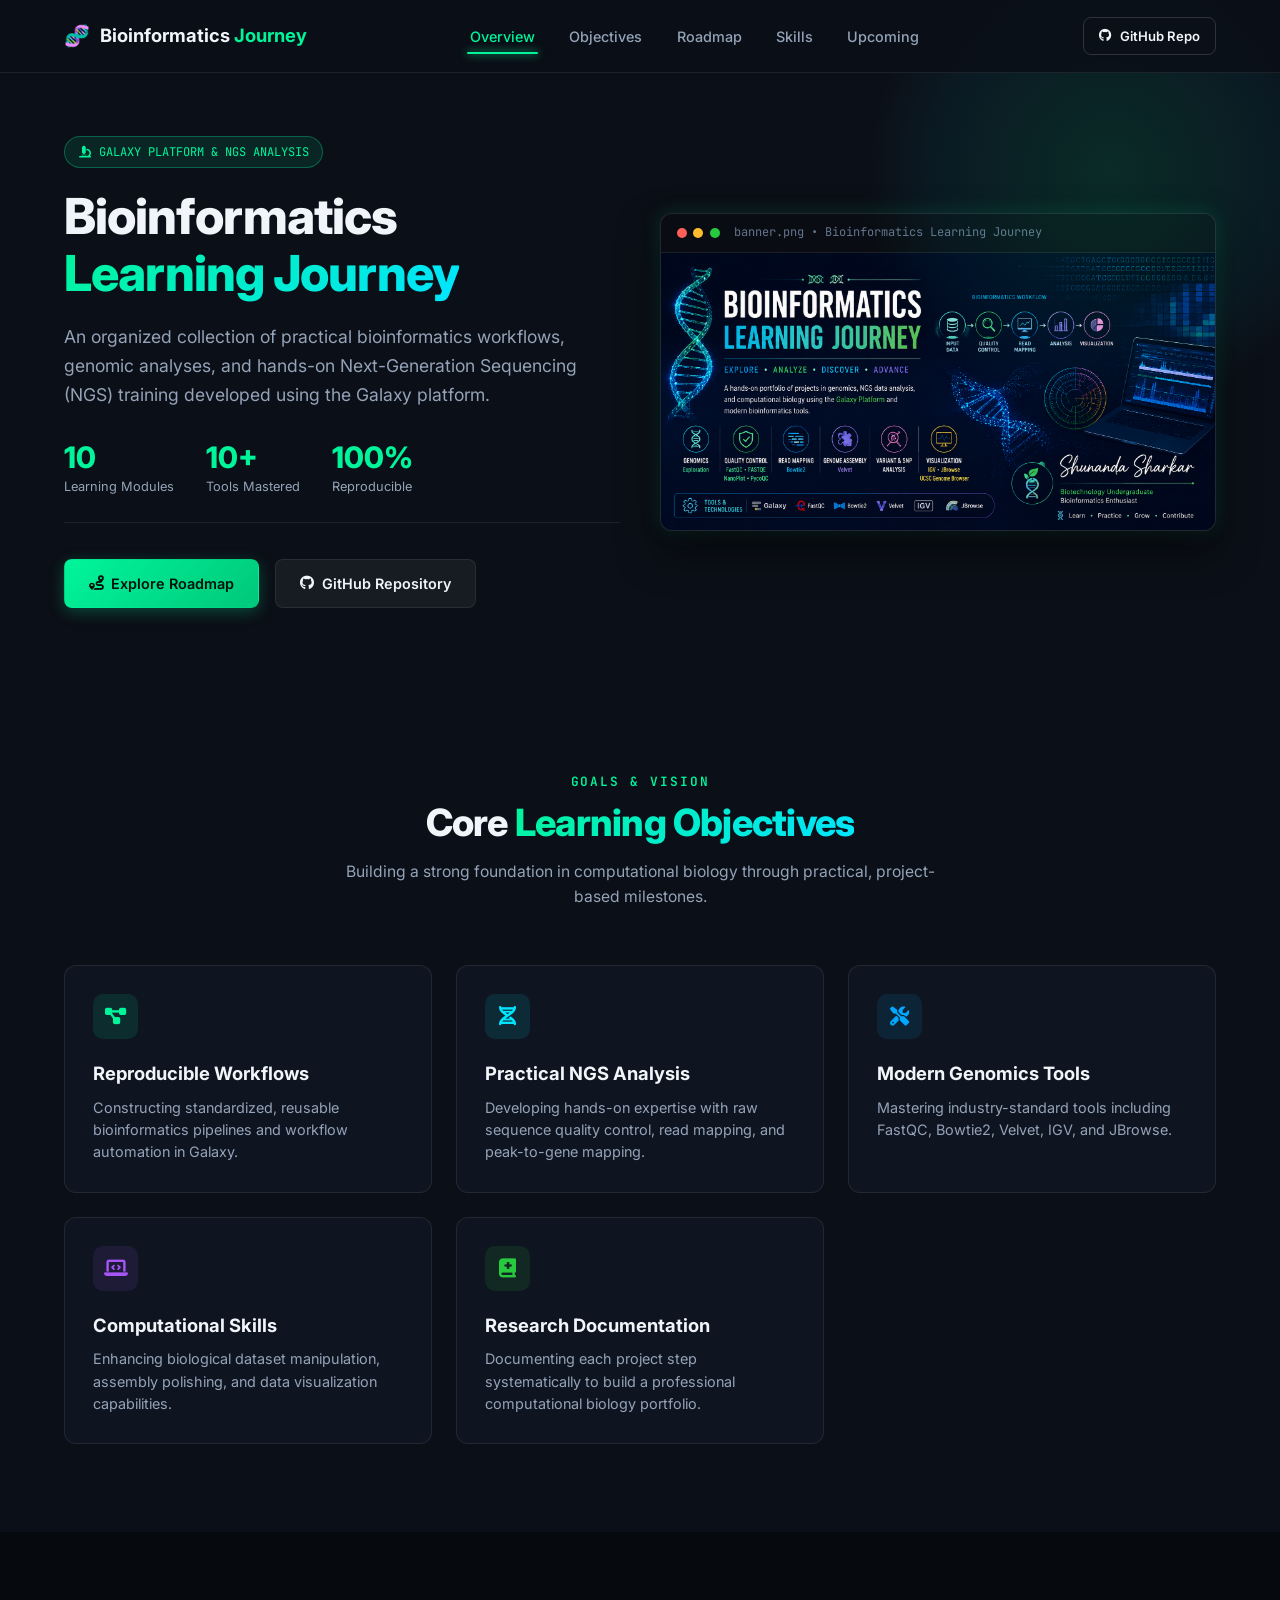
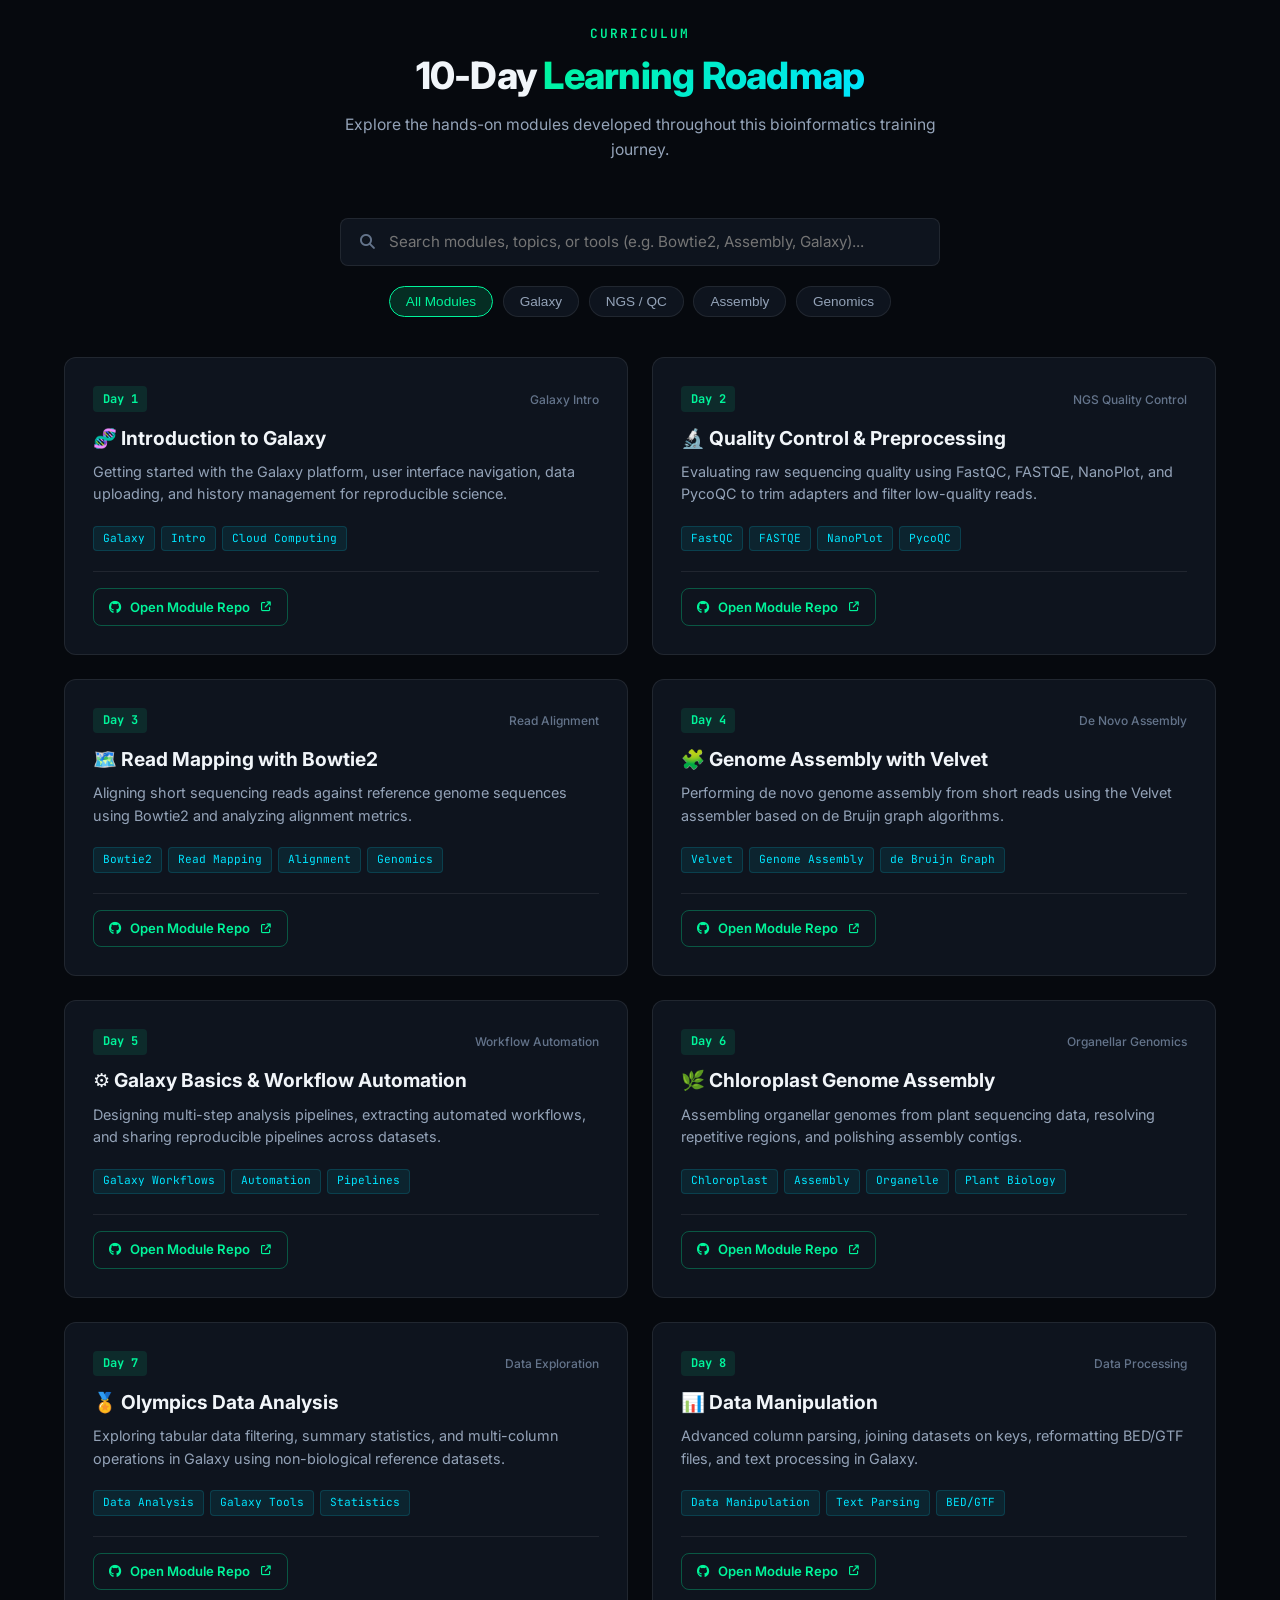
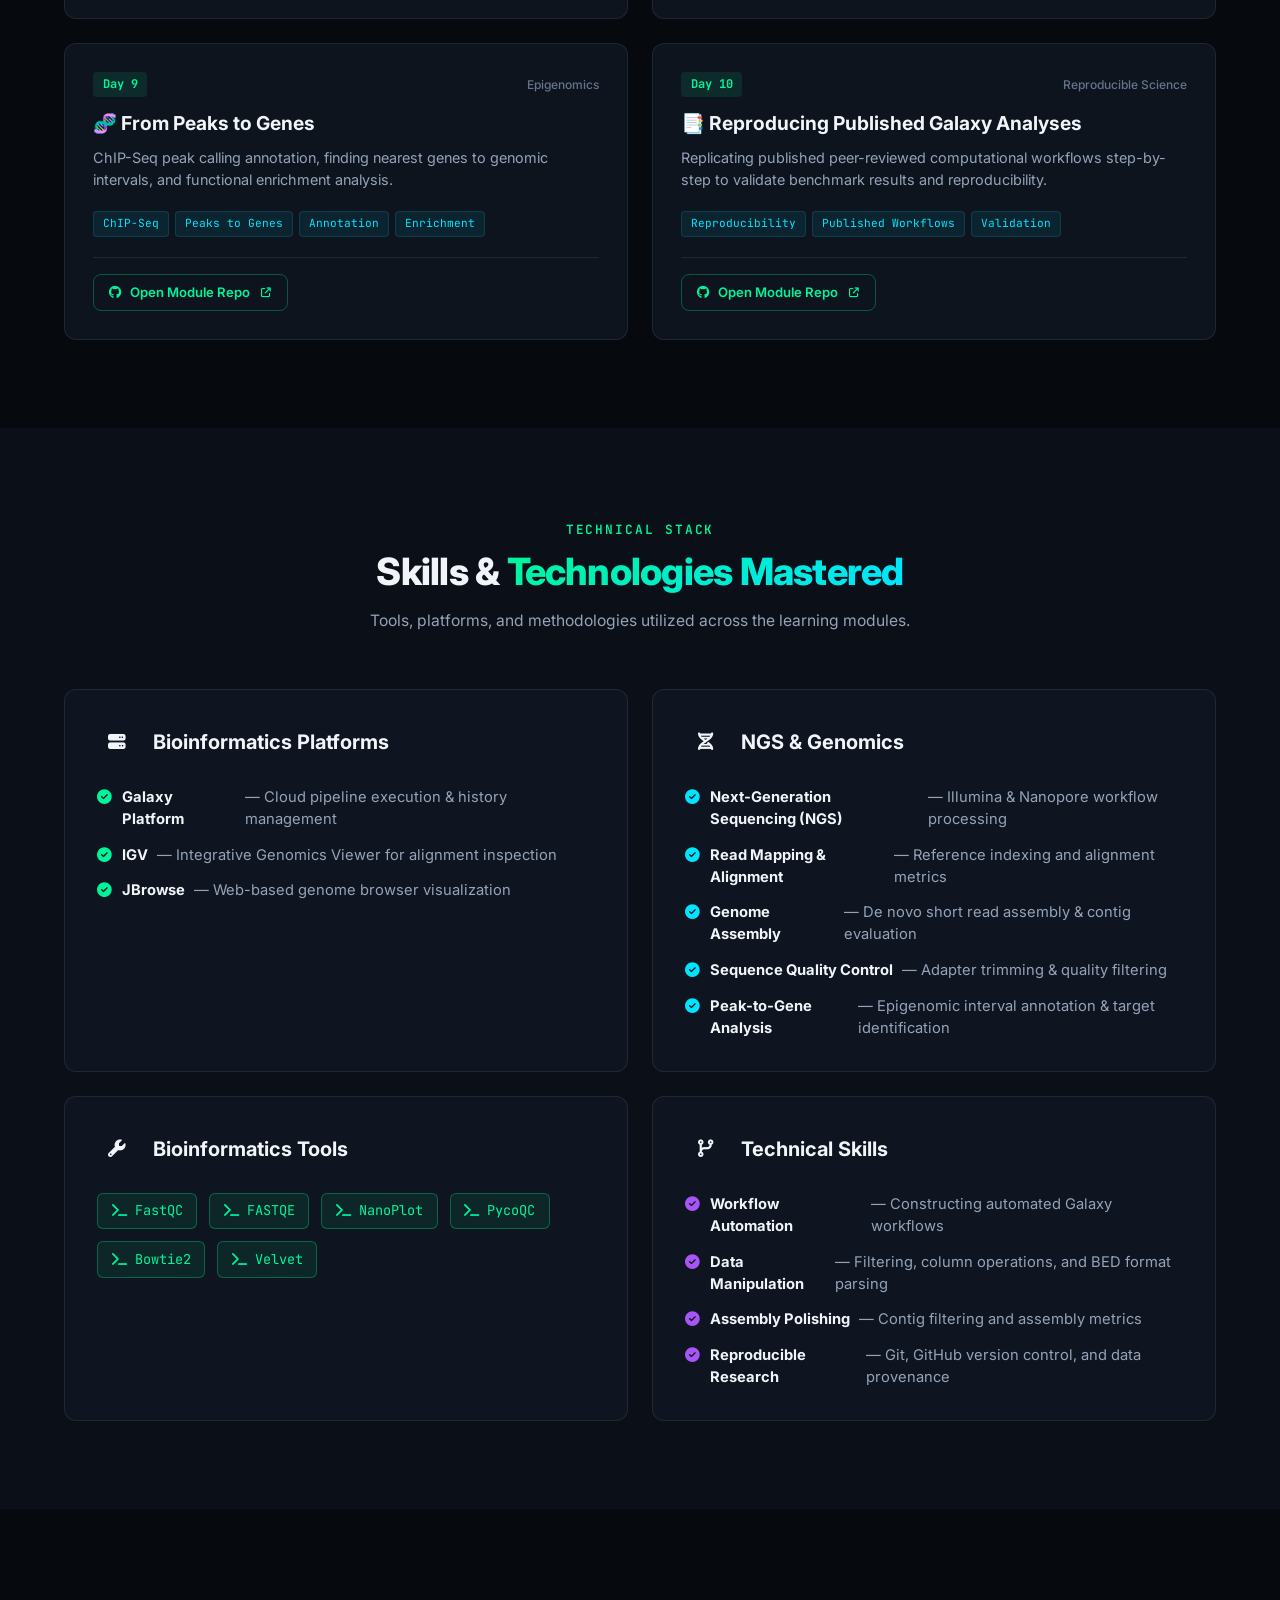
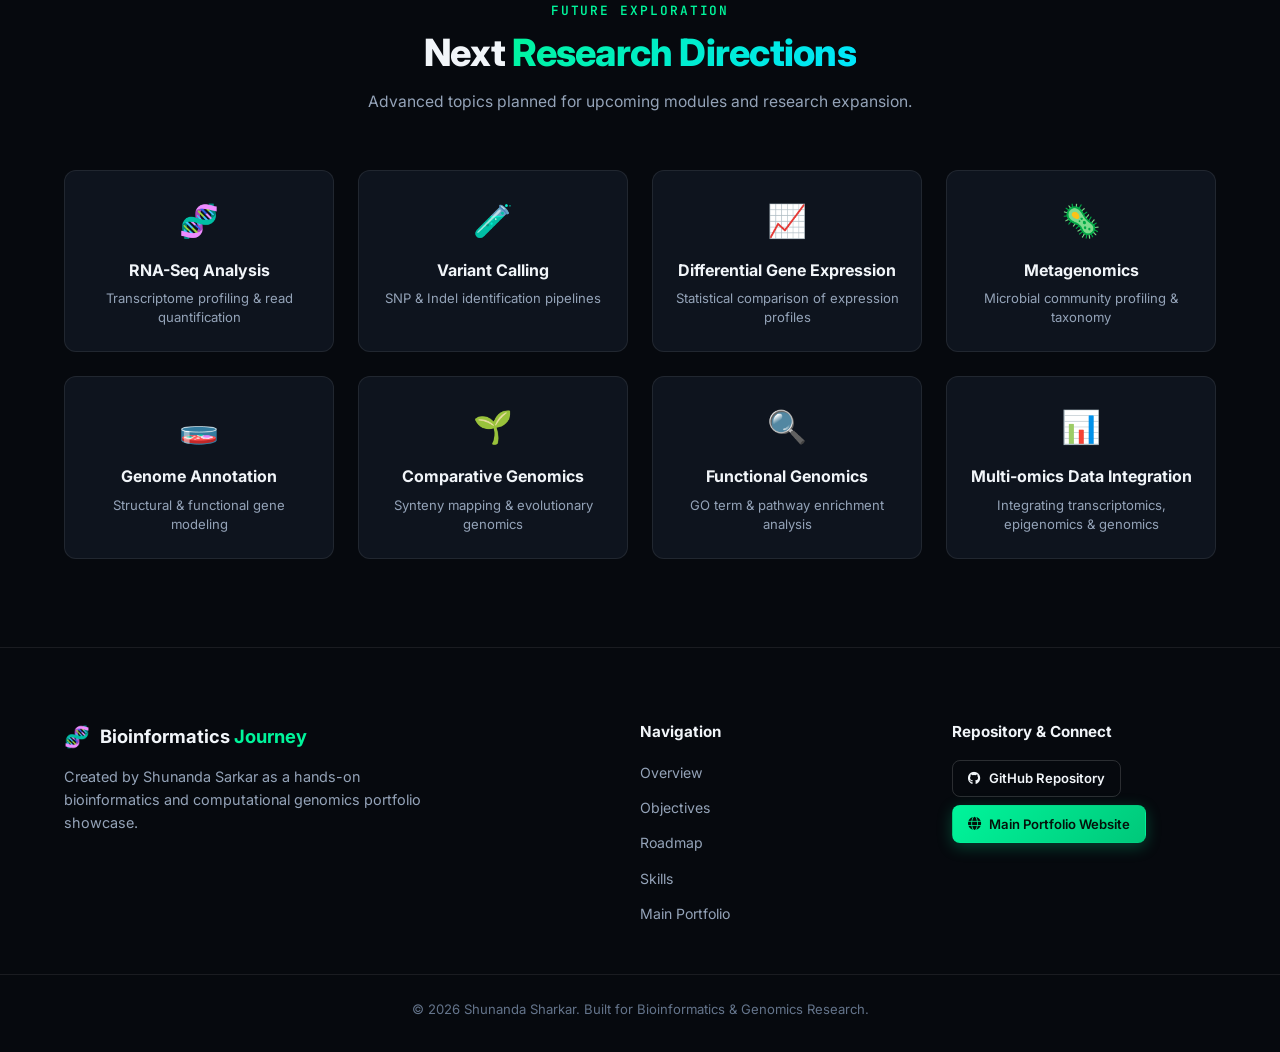
<file: Bioinformatics-Learning-Journey/index.html>
<!DOCTYPE html>
<html lang="en">
<head>
  <meta charset="UTF-8">
  <meta name="viewport" content="width=device-width, initial-scale=1.0">
  <title>Bioinformatics Learning Journey | Interactive Showcase</title>
  <meta name="description" content="An interactive showcase of practical bioinformatics workflows, NGS analysis, and genomics training with the Galaxy platform by Shunanda Sarkar.">
  
  <!-- Google Fonts -->
  <link rel="preconnect" href="https://fonts.googleapis.com">
  <link rel="preconnect" href="https://fonts.gstatic.com" crossorigin>
  <link href="https://fonts.googleapis.com/css2?family=Inter:wght@300;400;500;600;700;800&family=JetBrains+Mono:wght@400;500;600&display=swap" rel="stylesheet">
  
  <!-- FontAwesome Icons -->
  <link rel="stylesheet" href="https://cdnjs.cloudflare.com/ajax/libs/font-awesome/6.7.2/css/all.min.css">
  
  <!-- Custom CSS -->
  <link rel="stylesheet" href="style.css">
</head>
<body>

  <!-- Navigation Bar -->
  <nav class="navbar" id="navbar">
    <div class="nav-container">
      <a href="#" class="nav-logo">
        <span class="logo-icon">🧬</span>
        <span class="logo-text">Bioinformatics <span class="accent-cyan">Journey</span></span>
      </a>
      <ul class="nav-links" id="nav-links">
        <li><a href="#overview" class="nav-link active">Overview</a></li>
        <li><a href="#objectives" class="nav-link">Objectives</a></li>
        <li><a href="#roadmap" class="nav-link">Roadmap</a></li>
        <li><a href="#skills" class="nav-link">Skills</a></li>
        <li><a href="#upcoming" class="nav-link">Upcoming</a></li>
        <li class="mobile-nav-item">
          <a href="https://github.com/shunandasharkarbio-boop/Bioinformatics-Learning-Journey" target="_blank" rel="noopener noreferrer" class="btn btn-outline-primary btn-sm" style="margin-top: 0.5rem; justify-content: center; width: 100%;">
            <i class="fab fa-github"></i> GitHub Repo
          </a>
        </li>
      </ul>
      <div class="nav-actions">
        <a href="https://github.com/shunandasharkarbio-boop/Bioinformatics-Learning-Journey" target="_blank" rel="noopener noreferrer" class="btn btn-outline btn-sm">
          <i class="fab fa-github"></i> GitHub Repo
        </a>
      </div>
      <button class="mobile-toggle" id="mobile-toggle" aria-label="Toggle Navigation">
        <i class="fas fa-bars"></i>
      </button>
    </div>
  </nav>

  <!-- Hero Section -->
  <section class="hero-section" id="overview">
    <div class="hero-bg-glow"></div>
    <div class="container grid grid-2 hero-grid">
      <div class="hero-content">
        <div class="hero-badge">
          <i class="fas fa-microscope"></i> GALAXY PLATFORM & NGS ANALYSIS
        </div>
        <h1 class="hero-title">
          Bioinformatics <br>
          <span class="text-gradient">Learning Journey</span>
        </h1>
        <p class="hero-description">
          An organized collection of practical bioinformatics workflows, genomic analyses, and hands-on Next-Generation Sequencing (NGS) training developed using the Galaxy platform.
        </p>

        <!-- Stats Grid -->
        <div class="hero-stats">
          <div class="stat-item">
            <span class="stat-number">10</span>
            <span class="stat-label">Learning Modules</span>
          </div>
          <div class="stat-item">
            <span class="stat-number">10+</span>
            <span class="stat-label">Tools Mastered</span>
          </div>
          <div class="stat-item">
            <span class="stat-number">100%</span>
            <span class="stat-label">Reproducible</span>
          </div>
        </div>

        <div class="hero-cta">
          <a href="#roadmap" class="btn btn-primary">
            <i class="fas fa-route"></i> Explore Roadmap
          </a>
          <a href="https://github.com/shunandasharkarbio-boop/Bioinformatics-Learning-Journey" target="_blank" rel="noopener noreferrer" class="btn btn-secondary">
            <i class="fab fa-github"></i> GitHub Repository
          </a>
        </div>
      </div>

      <!-- Hero Banner Frame -->
      <div class="hero-visual">
        <div class="banner-frame">
          <div class="banner-header">
            <span class="dot red"></span>
            <span class="dot yellow"></span>
            <span class="dot green"></span>
            <span class="banner-title">banner.png &bull; Bioinformatics Learning Journey</span>
          </div>
          <div class="banner-body">
            <img src="banner.png" alt="Bioinformatics Learning Journey Banner" class="banner-img">
          </div>
        </div>
      </div>
    </div>
  </section>

  <!-- Learning Objectives -->
  <section class="section" id="objectives">
    <div class="container">
      <div class="section-header">
        <span class="section-subtitle">GOALS & VISION</span>
        <h2 class="section-title">Core <span class="text-gradient">Learning Objectives</span></h2>
        <p class="section-desc">Building a strong foundation in computational biology through practical, project-based milestones.</p>
      </div>

      <div class="grid grid-3 objectives-grid">
        <div class="card objective-card">
          <div class="card-icon cyan"><i class="fas fa-project-diagram"></i></div>
          <h3>Reproducible Workflows</h3>
          <p>Constructing standardized, reusable bioinformatics pipelines and workflow automation in Galaxy.</p>
        </div>

        <div class="card objective-card">
          <div class="card-icon blue"><i class="fas fa-dna"></i></div>
          <h3>Practical NGS Analysis</h3>
          <p>Developing hands-on expertise with raw sequence quality control, read mapping, and peak-to-gene mapping.</p>
        </div>

        <div class="card objective-card">
          <div class="card-icon teal"><i class="fas fa-tools"></i></div>
          <h3>Modern Genomics Tools</h3>
          <p>Mastering industry-standard tools including FastQC, Bowtie2, Velvet, IGV, and JBrowse.</p>
        </div>

        <div class="card objective-card">
          <div class="card-icon purple"><i class="fas fa-laptop-code"></i></div>
          <h3>Computational Skills</h3>
          <p>Enhancing biological dataset manipulation, assembly polishing, and data visualization capabilities.</p>
        </div>

        <div class="card objective-card">
          <div class="card-icon green"><i class="fas fa-book-medical"></i></div>
          <h3>Research Documentation</h3>
          <p>Documenting each project step systematically to build a professional computational biology portfolio.</p>
        </div>
      </div>
    </div>
  </section>

  <!-- Interactive 10-Day Learning Roadmap -->
  <section class="section bg-darker" id="roadmap">
    <div class="container">
      <div class="section-header">
        <span class="section-subtitle">CURRICULUM</span>
        <h2 class="section-title">10-Day <span class="text-gradient">Learning Roadmap</span></h2>
        <p class="section-desc">Explore the hands-on modules developed throughout this bioinformatics training journey.</p>
      </div>

      <!-- Filter Controls -->
      <div class="filter-wrapper">
        <div class="search-box">
          <i class="fas fa-search search-icon"></i>
          <input type="text" id="module-search" placeholder="Search modules, topics, or tools (e.g. Bowtie2, Assembly, Galaxy)...">
        </div>
        <div class="filter-buttons">
          <button class="filter-btn active" data-filter="all">All Modules</button>
          <button class="filter-btn" data-filter="galaxy">Galaxy</button>
          <button class="filter-btn" data-filter="ngs">NGS / QC</button>
          <button class="filter-btn" data-filter="assembly">Assembly</button>
          <button class="filter-btn" data-filter="genomics">Genomics</button>
        </div>
      </div>

      <!-- Roadmap Grid -->
      <div class="grid grid-2 roadmap-grid" id="roadmap-grid">
        
        <!-- Day 1 -->
        <div class="card module-card" data-category="galaxy">
          <div class="module-header">
            <span class="day-badge">Day 1</span>
            <span class="category-tag">Galaxy Intro</span>
          </div>
          <h3 class="module-title">🧬 Introduction to Galaxy</h3>
          <p class="module-desc">Getting started with the Galaxy platform, user interface navigation, data uploading, and history management for reproducible science.</p>
          <div class="module-tags">
            <span>Galaxy</span>
            <span>Intro</span>
            <span>Cloud Computing</span>
          </div>
          <div class="module-footer">
            <a href="https://github.com/shunandasharkarbio-boop/Module-1-Introduction-to-Galaxy" target="_blank" rel="noopener noreferrer" class="btn btn-outline-primary btn-sm">
              <i class="fab fa-github"></i> Open Module Repo <i class="fas fa-arrow-up-right-from-square icon-right"></i>
            </a>
          </div>
        </div>

        <!-- Day 2 -->
        <div class="card module-card" data-category="ngs">
          <div class="module-header">
            <span class="day-badge">Day 2</span>
            <span class="category-tag">NGS Quality Control</span>
          </div>
          <h3 class="module-title">🔬 Quality Control & Preprocessing</h3>
          <p class="module-desc">Evaluating raw sequencing quality using FastQC, FASTQE, NanoPlot, and PycoQC to trim adapters and filter low-quality reads.</p>
          <div class="module-tags">
            <span>FastQC</span>
            <span>FASTQE</span>
            <span>NanoPlot</span>
            <span>PycoQC</span>
          </div>
          <div class="module-footer">
            <a href="https://github.com/shunandasharkarbio-boop/Quality-Control-" target="_blank" rel="noopener noreferrer" class="btn btn-outline-primary btn-sm">
              <i class="fab fa-github"></i> Open Module Repo <i class="fas fa-arrow-up-right-from-square icon-right"></i>
            </a>
          </div>
        </div>

        <!-- Day 3 -->
        <div class="card module-card" data-category="genomics">
          <div class="module-header">
            <span class="day-badge">Day 3</span>
            <span class="category-tag">Read Alignment</span>
          </div>
          <h3 class="module-title">🗺️ Read Mapping with Bowtie2</h3>
          <p class="module-desc">Aligning short sequencing reads against reference genome sequences using Bowtie2 and analyzing alignment metrics.</p>
          <div class="module-tags">
            <span>Bowtie2</span>
            <span>Read Mapping</span>
            <span>Alignment</span>
            <span>Genomics</span>
          </div>
          <div class="module-footer">
            <a href="https://github.com/shunandasharkarbio-boop/Mapping" target="_blank" rel="noopener noreferrer" class="btn btn-outline-primary btn-sm">
              <i class="fab fa-github"></i> Open Module Repo <i class="fas fa-arrow-up-right-from-square icon-right"></i>
            </a>
          </div>
        </div>

        <!-- Day 4 -->
        <div class="card module-card" data-category="assembly">
          <div class="module-header">
            <span class="day-badge">Day 4</span>
            <span class="category-tag">De Novo Assembly</span>
          </div>
          <h3 class="module-title">🧩 Genome Assembly with Velvet</h3>
          <p class="module-desc">Performing de novo genome assembly from short reads using the Velvet assembler based on de Bruijn graph algorithms.</p>
          <div class="module-tags">
            <span>Velvet</span>
            <span>Genome Assembly</span>
            <span>de Bruijn Graph</span>
          </div>
          <div class="module-footer">
            <a href="https://github.com/shunandasharkarbio-boop/Genome-assembly-with-Velvet" target="_blank" rel="noopener noreferrer" class="btn btn-outline-primary btn-sm">
              <i class="fab fa-github"></i> Open Module Repo <i class="fas fa-arrow-up-right-from-square icon-right"></i>
            </a>
          </div>
        </div>

        <!-- Day 5 -->
        <div class="card module-card" data-category="galaxy">
          <div class="module-header">
            <span class="day-badge">Day 5</span>
            <span class="category-tag">Workflow Automation</span>
          </div>
          <h3 class="module-title">⚙️ Galaxy Basics & Workflow Automation</h3>
          <p class="module-desc">Designing multi-step analysis pipelines, extracting automated workflows, and sharing reproducible pipelines across datasets.</p>
          <div class="module-tags">
            <span>Galaxy Workflows</span>
            <span>Automation</span>
            <span>Pipelines</span>
          </div>
          <div class="module-footer">
            <a href="https://github.com/shunandasharkarbio-boop/Galaxy-basic" target="_blank" rel="noopener noreferrer" class="btn btn-outline-primary btn-sm">
              <i class="fab fa-github"></i> Open Module Repo <i class="fas fa-arrow-up-right-from-square icon-right"></i>
            </a>
          </div>
        </div>

        <!-- Day 6 -->
        <div class="card module-card" data-category="assembly">
          <div class="module-header">
            <span class="day-badge">Day 6</span>
            <span class="category-tag">Organellar Genomics</span>
          </div>
          <h3 class="module-title">🌿 Chloroplast Genome Assembly</h3>
          <p class="module-desc">Assembling organellar genomes from plant sequencing data, resolving repetitive regions, and polishing assembly contigs.</p>
          <div class="module-tags">
            <span>Chloroplast</span>
            <span>Assembly</span>
            <span>Organelle</span>
            <span>Plant Biology</span>
          </div>
          <div class="module-footer">
            <a href="https://github.com/shunandasharkarbio-boop/Chloroplast-genome-assembly" target="_blank" rel="noopener noreferrer" class="btn btn-outline-primary btn-sm">
              <i class="fab fa-github"></i> Open Module Repo <i class="fas fa-arrow-up-right-from-square icon-right"></i>
            </a>
          </div>
        </div>

        <!-- Day 7 -->
        <div class="card module-card" data-category="galaxy">
          <div class="module-header">
            <span class="day-badge">Day 7</span>
            <span class="category-tag">Data Exploration</span>
          </div>
          <h3 class="module-title">🏅 Olympics Data Analysis</h3>
          <p class="module-desc">Exploring tabular data filtering, summary statistics, and multi-column operations in Galaxy using non-biological reference datasets.</p>
          <div class="module-tags">
            <span>Data Analysis</span>
            <span>Galaxy Tools</span>
            <span>Statistics</span>
          </div>
          <div class="module-footer">
            <a href="https://github.com/shunandasharkarbio-boop/Olympics-Data-Analysis" target="_blank" rel="noopener noreferrer" class="btn btn-outline-primary btn-sm">
              <i class="fab fa-github"></i> Open Module Repo <i class="fas fa-arrow-up-right-from-square icon-right"></i>
            </a>
          </div>
        </div>

        <!-- Day 8 -->
        <div class="card module-card" data-category="galaxy">
          <div class="module-header">
            <span class="day-badge">Day 8</span>
            <span class="category-tag">Data Processing</span>
          </div>
          <h3 class="module-title">📊 Data Manipulation</h3>
          <p class="module-desc">Advanced column parsing, joining datasets on keys, reformatting BED/GTF files, and text processing in Galaxy.</p>
          <div class="module-tags">
            <span>Data Manipulation</span>
            <span>Text Parsing</span>
            <span>BED/GTF</span>
          </div>
          <div class="module-footer">
            <a href="https://github.com/shunandasharkarbio-boop/Olympics-Data-Analysis" target="_blank" rel="noopener noreferrer" class="btn btn-outline-primary btn-sm">
              <i class="fab fa-github"></i> Open Module Repo <i class="fas fa-arrow-up-right-from-square icon-right"></i>
            </a>
          </div>
        </div>

        <!-- Day 9 -->
        <div class="card module-card" data-category="genomics">
          <div class="module-header">
            <span class="day-badge">Day 9</span>
            <span class="category-tag">Epigenomics</span>
          </div>
          <h3 class="module-title">🧬 From Peaks to Genes</h3>
          <p class="module-desc">ChIP-Seq peak calling annotation, finding nearest genes to genomic intervals, and functional enrichment analysis.</p>
          <div class="module-tags">
            <span>ChIP-Seq</span>
            <span>Peaks to Genes</span>
            <span>Annotation</span>
            <span>Enrichment</span>
          </div>
          <div class="module-footer">
            <a href="https://github.com/shunandasharkarbio-boop/From-peaks-to-genes" target="_blank" rel="noopener noreferrer" class="btn btn-outline-primary btn-sm">
              <i class="fab fa-github"></i> Open Module Repo <i class="fas fa-arrow-up-right-from-square icon-right"></i>
            </a>
          </div>
        </div>

        <!-- Day 10 -->
        <div class="card module-card" data-category="galaxy">
          <div class="module-header">
            <span class="day-badge">Day 10</span>
            <span class="category-tag">Reproducible Science</span>
          </div>
          <h3 class="module-title">📑 Reproducing Published Galaxy Analyses</h3>
          <p class="module-desc">Replicating published peer-reviewed computational workflows step-by-step to validate benchmark results and reproducibility.</p>
          <div class="module-tags">
            <span>Reproducibility</span>
            <span>Published Workflows</span>
            <span>Validation</span>
          </div>
          <div class="module-footer">
            <a href="https://github.com/shunandasharkarbio-boop/Reproduce-published-Galaxy-analyses" target="_blank" rel="noopener noreferrer" class="btn btn-outline-primary btn-sm">
              <i class="fab fa-github"></i> Open Module Repo <i class="fas fa-arrow-up-right-from-square icon-right"></i>
            </a>
          </div>
        </div>

      </div>
    </div>
  </section>

  <!-- Skills & Technologies -->
  <section class="section" id="skills">
    <div class="container">
      <div class="section-header">
        <span class="section-subtitle">TECHNICAL STACK</span>
        <h2 class="section-title">Skills & <span class="text-gradient">Technologies Mastered</span></h2>
        <p class="section-desc">Tools, platforms, and methodologies utilized across the learning modules.</p>
      </div>

      <div class="grid grid-2 skills-grid">

        <!-- Category 1 -->
        <div class="card skill-category-card">
          <div class="skill-cat-header">
            <div class="skill-cat-icon cyan"><i class="fas fa-server"></i></div>
            <h3>Bioinformatics Platforms</h3>
          </div>
          <ul class="skill-list">
            <li><i class="fas fa-check-circle accent-cyan"></i> <strong>Galaxy Platform</strong> — Cloud pipeline execution & history management</li>
            <li><i class="fas fa-check-circle accent-cyan"></i> <strong>IGV</strong> — Integrative Genomics Viewer for alignment inspection</li>
            <li><i class="fas fa-check-circle accent-cyan"></i> <strong>JBrowse</strong> — Web-based genome browser visualization</li>
          </ul>
        </div>

        <!-- Category 2 -->
        <div class="card skill-category-card">
          <div class="skill-cat-header">
            <div class="skill-cat-icon blue"><i class="fas fa-dna"></i></div>
            <h3>NGS & Genomics</h3>
          </div>
          <ul class="skill-list">
            <li><i class="fas fa-check-circle accent-blue"></i> <strong>Next-Generation Sequencing (NGS)</strong> — Illumina & Nanopore workflow processing</li>
            <li><i class="fas fa-check-circle accent-blue"></i> <strong>Read Mapping & Alignment</strong> — Reference indexing and alignment metrics</li>
            <li><i class="fas fa-check-circle accent-blue"></i> <strong>Genome Assembly</strong> — De novo short read assembly & contig evaluation</li>
            <li><i class="fas fa-check-circle accent-blue"></i> <strong>Sequence Quality Control</strong> — Adapter trimming & quality filtering</li>
            <li><i class="fas fa-check-circle accent-blue"></i> <strong>Peak-to-Gene Analysis</strong> — Epigenomic interval annotation & target identification</li>
          </ul>
        </div>

        <!-- Category 3 -->
        <div class="card skill-category-card">
          <div class="skill-cat-header">
            <div class="skill-cat-icon teal"><i class="fas fa-wrench"></i></div>
            <h3>Bioinformatics Tools</h3>
          </div>
          <div class="tool-pills">
            <span class="tool-pill"><i class="fas fa-terminal"></i> FastQC</span>
            <span class="tool-pill"><i class="fas fa-terminal"></i> FASTQE</span>
            <span class="tool-pill"><i class="fas fa-terminal"></i> NanoPlot</span>
            <span class="tool-pill"><i class="fas fa-terminal"></i> PycoQC</span>
            <span class="tool-pill"><i class="fas fa-terminal"></i> Bowtie2</span>
            <span class="tool-pill"><i class="fas fa-terminal"></i> Velvet</span>
          </div>
        </div>

        <!-- Category 4 -->
        <div class="card skill-category-card">
          <div class="skill-cat-header">
            <div class="skill-cat-icon purple"><i class="fas fa-code-branch"></i></div>
            <h3>Technical Skills</h3>
          </div>
          <ul class="skill-list">
            <li><i class="fas fa-check-circle accent-purple"></i> <strong>Workflow Automation</strong> — Constructing automated Galaxy workflows</li>
            <li><i class="fas fa-check-circle accent-purple"></i> <strong>Data Manipulation</strong> — Filtering, column operations, and BED format parsing</li>
            <li><i class="fas fa-check-circle accent-purple"></i> <strong>Assembly Polishing</strong> — Contig filtering and assembly metrics</li>
            <li><i class="fas fa-check-circle accent-purple"></i> <strong>Reproducible Research</strong> — Git, GitHub version control, and data provenance</li>
          </ul>
        </div>

      </div>
    </div>
  </section>

  <!-- Upcoming Topics -->
  <section class="section bg-darker" id="upcoming">
    <div class="container">
      <div class="section-header">
        <span class="section-subtitle">FUTURE EXPLORATION</span>
        <h2 class="section-title">Next <span class="text-gradient">Research Directions</span></h2>
        <p class="section-desc">Advanced topics planned for upcoming modules and research expansion.</p>
      </div>

      <div class="grid grid-4 upcoming-grid">
        <div class="card upcoming-card">
          <div class="upcoming-icon">🧬</div>
          <h4>RNA-Seq Analysis</h4>
          <p>Transcriptome profiling & read quantification</p>
        </div>
        <div class="card upcoming-card">
          <div class="upcoming-icon">🧪</div>
          <h4>Variant Calling</h4>
          <p>SNP & Indel identification pipelines</p>
        </div>
        <div class="card upcoming-card">
          <div class="upcoming-icon">📈</div>
          <h4>Differential Gene Expression</h4>
          <p>Statistical comparison of expression profiles</p>
        </div>
        <div class="card upcoming-card">
          <div class="upcoming-icon">🦠</div>
          <h4>Metagenomics</h4>
          <p>Microbial community profiling & taxonomy</p>
        </div>
        <div class="card upcoming-card">
          <div class="upcoming-icon">🧫</div>
          <h4>Genome Annotation</h4>
          <p>Structural & functional gene modeling</p>
        </div>
        <div class="card upcoming-card">
          <div class="upcoming-icon">🌱</div>
          <h4>Comparative Genomics</h4>
          <p>Synteny mapping & evolutionary genomics</p>
        </div>
        <div class="card upcoming-card">
          <div class="upcoming-icon">🔍</div>
          <h4>Functional Genomics</h4>
          <p>GO term & pathway enrichment analysis</p>
        </div>
        <div class="card upcoming-card">
          <div class="upcoming-icon">📊</div>
          <h4>Multi-omics Data Integration</h4>
          <p>Integrating transcriptomics, epigenomics & genomics</p>
        </div>
      </div>
    </div>
  </section>

  <!-- Footer -->
  <footer class="footer">
    <div class="container footer-content">
      <div class="footer-brand">
        <a href="#" class="nav-logo">
          <span class="logo-icon">🧬</span>
          <span class="logo-text">Bioinformatics <span class="accent-cyan">Journey</span></span>
        </a>
        <p class="footer-desc">
          Created by Shunanda Sarkar as a hands-on bioinformatics and computational genomics portfolio showcase.
        </p>
      </div>
      <div class="footer-links">
        <h4>Navigation</h4>
        <ul>
          <li><a href="#overview">Overview</a></li>
          <li><a href="#objectives">Objectives</a></li>
          <li><a href="#roadmap">Roadmap</a></li>
          <li><a href="#skills">Skills</a></li>
          <li><a href="https://shunandasharkarbio-boop.github.io/portfolio/" target="_blank">Main Portfolio</a></li>
        </ul>
      </div>
      <div class="footer-social">
        <h4>Repository & Connect</h4>
        <a href="https://github.com/shunandasharkarbio-boop/Bioinformatics-Learning-Journey" target="_blank" rel="noopener noreferrer" class="btn btn-outline btn-sm">
          <i class="fab fa-github"></i> GitHub Repository
        </a>
        <a href="https://shunandasharkarbio-boop.github.io/portfolio/" target="_blank" class="btn btn-primary btn-sm" style="margin-top: 0.5rem;">
          <i class="fas fa-globe"></i> Main Portfolio Website
        </a>
      </div>
    </div>
    <div class="footer-bottom">
      <p>&copy; 2026 Shunanda Sharkar. Built for Bioinformatics & Genomics Research.</p>
    </div>
  </footer>

  <!-- Custom JavaScript -->
  <script src="script.js"></script>
</body>
</html>
</file>
<file: Bioinformatics-Learning-Journey/style.css>
/* ==========================================================================
   Bioinformatics Learning Journey - Premium Dark Theme System
   Fully Mobile Responsive & Touch Optimized
   ========================================================================== */

:root {
  --bg-dark: #0B0F17;
  --bg-darker: #06090E;
  --bg-card: rgba(18, 24, 36, 0.75);
  --bg-card-hover: rgba(24, 32, 48, 0.95);
  
  --color-primary: #00f59b;
  --color-secondary: #00e5ff;
  --color-blue: #00a8ff;
  --color-purple: #a855f7;
  
  --text-main: #f1f5f9;
  --text-muted: #94a3b8;
  --text-dim: #64748b;
  
  --border-card: rgba(255, 255, 255, 0.08);
  --border-cyan: rgba(0, 245, 155, 0.3);
  --glow-cyan: 0 0 20px rgba(0, 245, 155, 0.15);
  --glow-blue: 0 0 20px rgba(0, 229, 255, 0.15);
  
  --font-sans: 'Inter', system-ui, -apple-system, sans-serif;
  --font-mono: 'JetBrains Mono', monospace;
  
  --transition: all 0.3s cubic-bezier(0.16, 1, 0.3, 1);
  --nav-height: 4.5rem;
}

/* Reset & Base */
*,
*::before,
*::after {
  margin: 0;
  padding: 0;
  box-sizing: border-box;
}

html {
  scroll-behavior: smooth;
  scroll-padding-top: var(--nav-height);
  -webkit-text-size-adjust: 100%;
}

body {
  font-family: var(--font-sans);
  background-color: var(--bg-dark);
  color: var(--text-main);
  line-height: 1.6;
  overflow-x: hidden;
  width: 100%;
  position: relative;
  -webkit-font-smoothing: antialiased;
}

/* Layout Utilities */
.container {
  width: 100%;
  max-width: 1200px;
  margin: 0 auto;
  padding: 0 1.5rem;
}

.section {
  padding: 5.5rem 0;
  position: relative;
}

.bg-darker {
  background-color: var(--bg-darker);
}

.grid {
  display: grid;
  gap: 1.5rem;
  width: 100%;
}

.grid-2 { grid-template-columns: repeat(2, 1fr); }
.grid-3 { grid-template-columns: repeat(3, 1fr); }
.grid-4 { grid-template-columns: repeat(4, 1fr); }

/* Typography & Gradients */
.text-gradient {
  background: linear-gradient(135deg, var(--color-primary), var(--color-secondary));
  -webkit-background-clip: text;
  -webkit-text-fill-color: transparent;
}

.accent-cyan { color: var(--color-primary); }
.accent-blue { color: var(--color-secondary); }
.accent-purple { color: var(--color-purple); }

.section-header {
  text-align: center;
  margin-bottom: 3.5rem;
}

.section-subtitle {
  font-family: var(--font-mono);
  font-size: 0.8rem;
  font-weight: 600;
  letter-spacing: 0.15em;
  color: var(--color-primary);
  text-transform: uppercase;
  display: inline-block;
  margin-bottom: 0.5rem;
}

.section-title {
  font-size: clamp(1.75rem, 3.5vw, 2.35rem);
  font-weight: 800;
  letter-spacing: -0.02em;
  line-height: 1.25;
  margin-bottom: 0.75rem;
}

.section-desc {
  color: var(--text-muted);
  max-width: 620px;
  margin: 0 auto;
  font-size: 0.98rem;
  line-height: 1.6;
}

/* Navigation Bar */
.navbar {
  position: fixed;
  top: 0;
  left: 0;
  width: 100%;
  z-index: 1000;
  background: rgba(11, 15, 23, 0.88);
  backdrop-filter: blur(16px);
  -webkit-backdrop-filter: blur(16px);
  border-bottom: 1px solid var(--border-card);
  transition: var(--transition);
}

.nav-container {
  display: flex;
  align-items: center;
  justify-content: space-between;
  height: var(--nav-height);
  max-width: 1200px;
  margin: 0 auto;
  padding: 0 1.5rem;
  position: relative;
}

.nav-logo {
  display: inline-flex;
  align-items: center;
  gap: 0.6rem;
  text-decoration: none;
  font-weight: 700;
  font-size: 1.15rem;
  color: var(--text-main);
  transition: var(--transition);
  z-index: 1001;
  flex-shrink: 0;
}

.nav-logo:hover {
  opacity: 0.9;
}

.logo-icon {
  font-size: 1.3rem;
  display: inline-block;
  transition: transform 0.3s ease;
}

.nav-logo:hover .logo-icon {
  transform: rotate(15deg);
}

.nav-links {
  display: flex;
  list-style: none;
  gap: 1.75rem;
  align-items: center;
}

.nav-link {
  text-decoration: none;
  color: var(--text-muted);
  font-size: 0.9rem;
  font-weight: 500;
  padding: 0.35rem 0.2rem;
  transition: var(--transition);
  position: relative;
}

.nav-link:hover, .nav-link.active {
  color: var(--color-primary);
}

.nav-link.active::after {
  content: '';
  position: absolute;
  bottom: -4px;
  left: 0;
  width: 100%;
  height: 2px;
  background: var(--color-primary);
  border-radius: 2px;
  box-shadow: 0 0 8px var(--color-primary);
}

.mobile-nav-item {
  display: none;
}

.nav-actions {
  display: flex;
  align-items: center;
  gap: 0.75rem;
}

.mobile-toggle {
  display: none;
  background: rgba(255, 255, 255, 0.05);
  border: 1px solid var(--border-card);
  border-radius: 8px;
  color: var(--text-main);
  font-size: 1.2rem;
  width: 42px;
  height: 42px;
  cursor: pointer;
  align-items: center;
  justify-content: center;
  transition: var(--transition);
  z-index: 1001;
}

.mobile-toggle:hover {
  background: rgba(0, 245, 155, 0.1);
  border-color: var(--border-cyan);
  color: var(--color-primary);
}

/* Buttons */
.btn {
  display: inline-flex;
  align-items: center;
  justify-content: center;
  gap: 0.5rem;
  padding: 0.75rem 1.5rem;
  border-radius: 8px;
  font-size: 0.9rem;
  font-weight: 600;
  text-decoration: none;
  cursor: pointer;
  transition: var(--transition);
  border: 1px solid transparent;
  white-space: nowrap;
  user-select: none;
  -webkit-tap-highlight-color: transparent;
}

.btn:active {
  transform: scale(0.98);
}

.btn-sm {
  padding: 0.45rem 0.95rem;
  font-size: 0.82rem;
}

.btn-primary {
  background: linear-gradient(135deg, var(--color-primary), #00c87a);
  color: #04120a;
  box-shadow: 0 4px 15px rgba(0, 245, 155, 0.25);
}

.btn-primary:hover {
  transform: translateY(-2px);
  box-shadow: 0 6px 20px rgba(0, 245, 155, 0.4);
}

.btn-secondary {
  background: rgba(255, 255, 255, 0.05);
  color: var(--text-main);
  border-color: var(--border-card);
}

.btn-secondary:hover {
  background: rgba(255, 255, 255, 0.1);
  border-color: var(--text-muted);
}

.btn-outline {
  background: transparent;
  color: var(--text-main);
  border-color: rgba(255, 255, 255, 0.15);
}

.btn-outline:hover {
  border-color: var(--color-primary);
  color: var(--color-primary);
  background: rgba(0, 245, 155, 0.05);
}

.btn-outline-primary {
  background: transparent;
  color: var(--color-primary);
  border-color: var(--border-cyan);
}

.btn-outline-primary:hover {
  background: rgba(0, 245, 155, 0.1);
  box-shadow: var(--glow-cyan);
}

.icon-right {
  font-size: 0.75em;
  margin-left: 0.2rem;
}

/* Hero Section */
.hero-section {
  position: relative;
  padding: 8.5rem 0 4.5rem 0;
  overflow: hidden;
}

.hero-bg-glow {
  position: absolute;
  top: -80px;
  right: -80px;
  width: 500px;
  height: 500px;
  max-width: 100vw;
  background: radial-gradient(circle, rgba(0, 245, 155, 0.12) 0%, rgba(0, 229, 255, 0.05) 50%, transparent 70%);
  pointer-events: none;
}

.hero-grid {
  align-items: center;
  gap: 2.5rem;
}

.hero-badge {
  display: inline-flex;
  align-items: center;
  gap: 0.5rem;
  padding: 0.35rem 0.85rem;
  background: rgba(0, 245, 155, 0.1);
  border: 1px solid var(--border-cyan);
  border-radius: 50px;
  font-family: var(--font-mono);
  font-size: 0.75rem;
  color: var(--color-primary);
  margin-bottom: 1.25rem;
}

.hero-title {
  font-size: clamp(2.2rem, 5vw, 3.1rem);
  font-weight: 800;
  line-height: 1.15;
  margin-bottom: 1.25rem;
  letter-spacing: -0.02em;
  word-break: break-word;
}

.hero-description {
  font-size: clamp(0.95rem, 1.8vw, 1.1rem);
  color: var(--text-muted);
  margin-bottom: 2rem;
  line-height: 1.65;
}

.hero-stats {
  display: flex;
  flex-wrap: wrap;
  gap: 2rem;
  margin-bottom: 2.25rem;
  padding-bottom: 1.5rem;
  border-bottom: 1px solid var(--border-card);
}

.stat-item {
  display: flex;
  flex-direction: column;
}

.stat-number {
  font-size: clamp(1.5rem, 3.5vw, 1.85rem);
  font-weight: 800;
  color: var(--color-primary);
  line-height: 1.1;
}

.stat-label {
  font-size: 0.8rem;
  color: var(--text-muted);
  margin-top: 0.2rem;
}

.hero-cta {
  display: flex;
  flex-wrap: wrap;
  gap: 1rem;
}

/* Banner Frame Visual */
.hero-visual {
  display: flex;
  justify-content: center;
  width: 100%;
}

.banner-frame {
  width: 100%;
  max-width: 100%;
  background: var(--bg-card);
  border: 1px solid var(--border-card);
  border-radius: 12px;
  overflow: hidden;
  box-shadow: 0 20px 40px rgba(0, 0, 0, 0.5), var(--glow-cyan);
  transition: var(--transition);
}

.banner-frame:hover {
  border-color: var(--border-cyan);
  transform: translateY(-4px);
}

.banner-header {
  display: flex;
  align-items: center;
  padding: 0.6rem 1rem;
  background: rgba(0, 0, 0, 0.4);
  border-bottom: 1px solid var(--border-card);
  gap: 0.4rem;
}

.dot {
  width: 10px;
  height: 10px;
  border-radius: 50%;
  flex-shrink: 0;
}
.dot.red { background: #ff5f56; }
.dot.yellow { background: #ffbd2e; }
.dot.green { background: #27c93f; }

.banner-title {
  margin-left: 0.5rem;
  font-family: var(--font-mono);
  font-size: 0.75rem;
  color: var(--text-dim);
  white-space: nowrap;
  overflow: hidden;
  text-overflow: ellipsis;
}

.banner-body {
  overflow: hidden;
  background: #06090e;
}

.banner-img {
  width: 100%;
  height: auto;
  display: block;
  object-fit: cover;
  transition: transform 0.5s ease;
}

.banner-frame:hover .banner-img {
  transform: scale(1.02);
}

/* Card System */
.card {
  background: var(--bg-card);
  border: 1px solid var(--border-card);
  border-radius: 12px;
  padding: 1.75rem;
  transition: var(--transition);
  position: relative;
  width: 100%;
}

.card:hover {
  background: var(--bg-card-hover);
  border-color: var(--border-cyan);
  transform: translateY(-4px);
  box-shadow: 0 10px 30px rgba(0, 0, 0, 0.4), var(--glow-cyan);
}

/* Objectives Grid */
.objective-card h3 {
  font-size: 1.15rem;
  margin-bottom: 0.5rem;
  font-weight: 700;
}

.objective-card p {
  color: var(--text-muted);
  font-size: 0.9rem;
  line-height: 1.55;
}

.card-icon {
  width: 45px;
  height: 45px;
  border-radius: 10px;
  display: flex;
  align-items: center;
  justify-content: center;
  font-size: 1.2rem;
  margin-bottom: 1.25rem;
  flex-shrink: 0;
}

.card-icon.cyan { background: rgba(0, 245, 155, 0.1); color: var(--color-primary); }
.card-icon.blue { background: rgba(0, 229, 255, 0.1); color: var(--color-secondary); }
.card-icon.teal { background: rgba(0, 168, 255, 0.1); color: var(--color-blue); }
.card-icon.purple { background: rgba(168, 85, 247, 0.1); color: var(--color-purple); }
.card-icon.green { background: rgba(39, 201, 63, 0.1); color: #27c93f; }

/* Filter & Search Bar */
.filter-wrapper {
  margin-bottom: 2.5rem;
  display: flex;
  flex-direction: column;
  gap: 1.25rem;
  width: 100%;
}

.search-box {
  position: relative;
  max-width: 600px;
  margin: 0 auto;
  width: 100%;
}

.search-icon {
  position: absolute;
  left: 1.25rem;
  top: 50%;
  transform: translateY(-50%);
  color: var(--text-dim);
  font-size: 0.95rem;
}

.search-box input {
  width: 100%;
  padding: 0.85rem 1.25rem 0.85rem 3rem;
  background: var(--bg-card);
  border: 1px solid var(--border-card);
  border-radius: 8px;
  color: var(--text-main);
  font-family: var(--font-sans);
  font-size: 0.95rem;
  transition: var(--transition);
}

.search-box input:focus {
  outline: none;
  border-color: var(--color-primary);
  box-shadow: var(--glow-cyan);
  background: rgba(18, 24, 36, 0.95);
}

.filter-buttons {
  display: flex;
  justify-content: center;
  flex-wrap: wrap;
  gap: 0.6rem;
  width: 100%;
}

.filter-btn {
  background: var(--bg-card);
  border: 1px solid var(--border-card);
  color: var(--text-muted);
  padding: 0.45rem 1rem;
  border-radius: 50px;
  font-size: 0.85rem;
  font-weight: 500;
  cursor: pointer;
  transition: var(--transition);
  -webkit-tap-highlight-color: transparent;
}

.filter-btn:hover, .filter-btn.active {
  background: rgba(0, 245, 155, 0.15);
  border-color: var(--color-primary);
  color: var(--color-primary);
}

/* Module Cards */
.module-card {
  display: flex;
  flex-direction: column;
}

.module-header {
  display: flex;
  justify-content: space-between;
  align-items: center;
  margin-bottom: 0.85rem;
  flex-wrap: wrap;
  gap: 0.5rem;
}

.day-badge {
  font-family: var(--font-mono);
  font-size: 0.75rem;
  font-weight: 700;
  color: var(--color-primary);
  background: rgba(0, 245, 155, 0.1);
  padding: 0.2rem 0.6rem;
  border-radius: 4px;
}

.category-tag {
  font-size: 0.75rem;
  color: var(--text-dim);
  font-weight: 500;
}

.module-title {
  font-size: 1.2rem;
  font-weight: 700;
  margin-bottom: 0.6rem;
  line-height: 1.35;
}

.module-desc {
  font-size: 0.9rem;
  color: var(--text-muted);
  margin-bottom: 1.25rem;
  flex-grow: 1;
  line-height: 1.55;
}

.module-tags {
  display: flex;
  flex-wrap: wrap;
  gap: 0.4rem;
  margin-bottom: 1.25rem;
}

.module-tags span {
  font-family: var(--font-mono);
  font-size: 0.7rem;
  color: var(--color-secondary);
  background: rgba(0, 229, 255, 0.08);
  padding: 0.18rem 0.55rem;
  border-radius: 4px;
  border: 1px solid rgba(0, 229, 255, 0.15);
}

.module-footer {
  padding-top: 1rem;
  border-top: 1px solid var(--border-card);
}

/* Skills Grid */
.skill-category-card {
  padding: 2rem;
}

.skill-cat-header {
  display: flex;
  align-items: center;
  gap: 1rem;
  margin-bottom: 1.5rem;
}

.skill-cat-header h3 {
  font-size: 1.25rem;
  font-weight: 700;
}

.skill-cat-icon {
  width: 40px;
  height: 40px;
  border-radius: 8px;
  display: flex;
  align-items: center;
  justify-content: center;
  font-size: 1.1rem;
  flex-shrink: 0;
}

.skill-list {
  list-style: none;
  display: flex;
  flex-direction: column;
  gap: 0.85rem;
}

.skill-list li {
  font-size: 0.92rem;
  color: var(--text-muted);
  display: flex;
  align-items: flex-start;
  gap: 0.6rem;
  line-height: 1.5;
}

.skill-list li i {
  margin-top: 0.25rem;
  flex-shrink: 0;
}

.skill-list li strong {
  color: var(--text-main);
}

.tool-pills {
  display: flex;
  flex-wrap: wrap;
  gap: 0.75rem;
}

.tool-pill {
  font-family: var(--font-mono);
  font-size: 0.85rem;
  background: rgba(0, 245, 155, 0.08);
  border: 1px solid var(--border-cyan);
  color: var(--color-primary);
  padding: 0.4rem 0.85rem;
  border-radius: 6px;
  display: flex;
  align-items: center;
  gap: 0.5rem;
  transition: var(--transition);
}

.tool-pill:hover {
  background: rgba(0, 245, 155, 0.15);
  box-shadow: var(--glow-cyan);
  transform: translateY(-2px);
}

/* Upcoming Topics */
.upcoming-card {
  text-align: center;
  padding: 1.5rem 1.25rem;
}

.upcoming-icon {
  font-size: 2rem;
  margin-bottom: 0.75rem;
}

.upcoming-card h4 {
  font-size: 1rem;
  margin-bottom: 0.35rem;
  font-weight: 700;
}

.upcoming-card p {
  font-size: 0.82rem;
  color: var(--text-muted);
  line-height: 1.45;
}

/* Footer */
.footer {
  background: var(--bg-darker);
  border-top: 1px solid var(--border-card);
  padding: 4.5rem 0 2rem 0;
}

.footer-content {
  display: grid;
  grid-template-columns: 2fr 1fr 1fr;
  gap: 3rem;
  margin-bottom: 3rem;
}

.footer-desc {
  color: var(--text-muted);
  font-size: 0.9rem;
  margin-top: 0.75rem;
  max-width: 360px;
  line-height: 1.6;
}

.footer-links h4, .footer-social h4 {
  font-size: 0.95rem;
  margin-bottom: 1rem;
  color: var(--text-main);
  font-weight: 700;
}

.footer-links ul {
  list-style: none;
  display: flex;
  flex-direction: column;
  gap: 0.6rem;
}

.footer-links a {
  text-decoration: none;
  color: var(--text-muted);
  font-size: 0.88rem;
  transition: var(--transition);
  display: inline-block;
}

.footer-links a:hover {
  color: var(--color-primary);
  transform: translateX(4px);
}

.footer-social {
  display: flex;
  flex-direction: column;
  align-items: flex-start;
}

.footer-bottom {
  border-top: 1px solid var(--border-card);
  padding-top: 1.5rem;
  text-align: center;
  font-size: 0.82rem;
  color: var(--text-dim);
}

/* ==========================================================================
   Responsive Breakpoints & Mobile Adaptations
   ========================================================================== */

/* Large Tablets & Small Desktops (<= 992px) */
@media (max-width: 992px) {
  .hero-grid {
    grid-template-columns: 1fr;
    gap: 3rem;
  }

  .hero-content {
    max-width: 720px;
    margin: 0 auto;
    text-align: center;
  }

  .hero-badge {
    margin-left: auto;
    margin-right: auto;
  }

  .hero-stats {
    justify-content: center;
  }

  .hero-cta {
    justify-content: center;
  }

  .hero-visual {
    max-width: 720px;
    margin: 0 auto;
  }

  .grid-3 {
    grid-template-columns: repeat(2, 1fr);
  }

  .grid-4 {
    grid-template-columns: repeat(3, 1fr);
  }

  .footer-content {
    grid-template-columns: 1fr 1fr;
    gap: 2.5rem;
  }

  .footer-brand {
    grid-column: 1 / -1;
  }
}

/* Tablets & Large Phones (<= 768px) */
@media (max-width: 768px) {
  :root {
    --nav-height: 4rem;
  }

  .container {
    padding: 0 1.25rem;
  }

  .section {
    padding: 4rem 0;
  }

  .section-header {
    margin-bottom: 2.5rem;
  }

  /* Mobile Navbar Dropdown */
  .nav-actions {
    display: none;
  }

  .mobile-toggle {
    display: flex;
  }

  .mobile-nav-item {
    display: block;
    width: 100%;
    padding-top: 0.5rem;
    border-top: 1px solid var(--border-card);
  }

  .nav-links {
    position: fixed;
    top: var(--nav-height);
    left: 0;
    width: 100%;
    background: rgba(6, 9, 14, 0.98);
    backdrop-filter: blur(20px);
    -webkit-backdrop-filter: blur(20px);
    flex-direction: column;
    padding: 1.5rem 1.25rem 2rem 1.25rem;
    gap: 0.5rem;
    border-bottom: 1px solid var(--border-card);
    display: none;
    box-shadow: 0 15px 35px rgba(0, 0, 0, 0.7);
    max-height: calc(100vh - var(--nav-height));
    overflow-y: auto;
  }

  .nav-links.active {
    display: flex;
    animation: navSlideDown 0.3s cubic-bezier(0.16, 1, 0.3, 1) forwards;
  }

  .nav-links li {
    width: 100%;
  }

  .nav-link {
    display: block;
    padding: 0.75rem 1rem;
    border-radius: 8px;
    font-size: 1rem;
    width: 100%;
  }

  .nav-link:hover, .nav-link.active {
    background: rgba(0, 245, 155, 0.08);
  }

  .nav-link.active::after {
    display: none;
  }

  /* Grid Stack */
  .grid-2, .grid-3 {
    grid-template-columns: 1fr;
  }

  .grid-4 {
    grid-template-columns: repeat(2, 1fr);
  }

  .hero-section {
    padding: 6.5rem 0 3.5rem 0;
  }

  .card {
    padding: 1.35rem;
  }

  .skill-category-card {
    padding: 1.35rem;
  }

  .footer-content {
    grid-template-columns: 1fr;
    gap: 2rem;
  }

  .footer-social {
    width: 100%;
  }

  .footer-social .btn {
    width: 100%;
  }
}

/* Mobile Phones (<= 576px) */
@media (max-width: 576px) {
  .container {
    padding: 0 1rem;
  }

  .hero-content {
    text-align: left;
  }

  .hero-badge {
    margin-left: 0;
    margin-right: 0;
    font-size: 0.7rem;
    padding: 0.3rem 0.7rem;
  }

  .hero-title {
    font-size: 2.1rem;
  }

  .hero-description {
    font-size: 0.95rem;
    margin-bottom: 1.5rem;
  }

  .hero-stats {
    display: grid;
    grid-template-columns: repeat(3, 1fr);
    gap: 0.75rem;
    justify-content: flex-start;
    padding-bottom: 1.25rem;
    margin-bottom: 1.75rem;
  }

  .stat-item {
    text-align: center;
  }

  .stat-number {
    font-size: 1.45rem;
  }

  .stat-label {
    font-size: 0.72rem;
  }

  .hero-cta {
    flex-direction: column;
    width: 100%;
    gap: 0.75rem;
  }

  .hero-cta .btn {
    width: 100%;
  }

  .filter-wrapper {
    gap: 0.85rem;
  }

  .search-box input {
    font-size: 0.88rem;
    padding: 0.75rem 1rem 0.75rem 2.6rem;
  }

  .search-icon {
    left: 1rem;
  }

  .filter-buttons {
    gap: 0.4rem;
  }

  .filter-btn {
    padding: 0.35rem 0.8rem;
    font-size: 0.78rem;
  }

  .module-footer .btn {
    width: 100%;
  }

  .grid-4.upcoming-grid {
    grid-template-columns: repeat(2, 1fr);
    gap: 0.85rem;
  }

  .upcoming-card {
    padding: 1.1rem 0.75rem;
  }

  .upcoming-icon {
    font-size: 1.6rem;
    margin-bottom: 0.5rem;
  }

  .upcoming-card h4 {
    font-size: 0.88rem;
  }

  .upcoming-card p {
    font-size: 0.72rem;
  }
}

/* Very Small Mobile Devices (<= 380px) */
@media (max-width: 380px) {
  .nav-logo {
    font-size: 1rem;
  }

  .hero-title {
    font-size: 1.85rem;
  }

  .hero-stats {
    grid-template-columns: repeat(3, 1fr);
    gap: 0.4rem;
  }

  .stat-number {
    font-size: 1.25rem;
  }

  .stat-label {
    font-size: 0.65rem;
  }

  .grid-4.upcoming-grid {
    grid-template-columns: 1fr;
  }

  .tool-pills {
    gap: 0.4rem;
  }

  .tool-pill {
    font-size: 0.75rem;
    padding: 0.3rem 0.6rem;
  }
}

/* Animations */
@keyframes navSlideDown {
  from {
    opacity: 0;
    transform: translateY(-10px);
  }
  to {
    opacity: 1;
    transform: translateY(0);
  }
}
</file>
